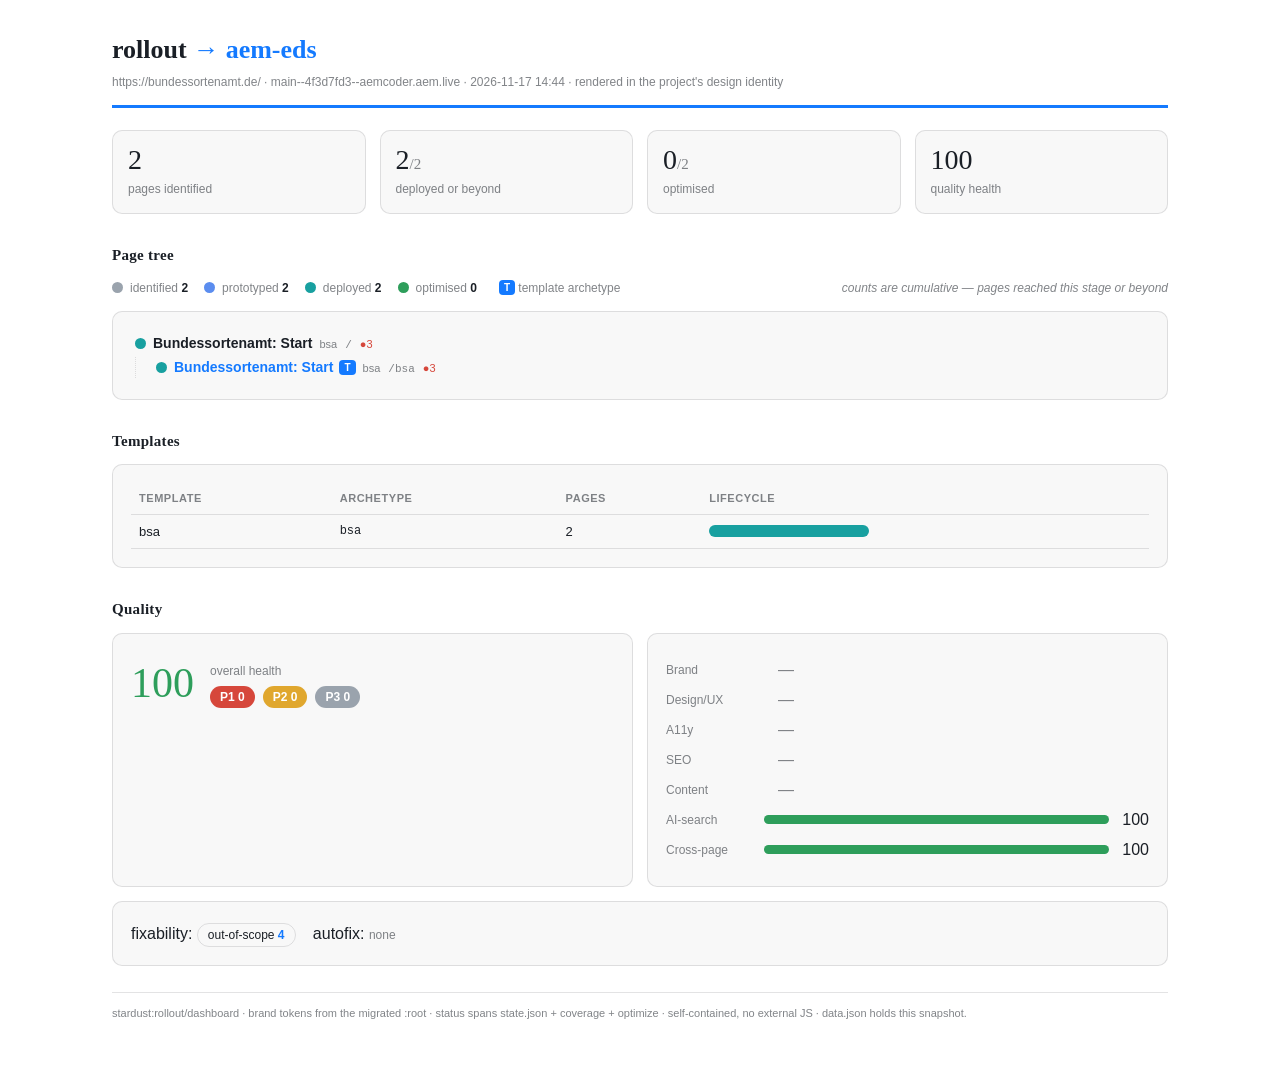
<file: stardust/rollout/dashboard/index.html>
<!doctype html><html lang="en"><head><meta charset="utf-8"><meta name="viewport" content="width=device-width, initial-scale=1">
<title>rollout — https://bundessortenamt.de/</title>
<style>
:root{--bg:#ffffff;--fg:#1a1f26;--accent:#147aff;--heading:Georgia, serif;--body:-apple-system,BlinkMacSystemFont,"Segoe UI",Helvetica,Arial,sans-serif;--radius:10px;--maxw:1100px;
--muted:color-mix(in srgb,var(--fg) 55%,transparent);--line:color-mix(in srgb,var(--fg) 12%,transparent);--card:color-mix(in srgb,var(--fg) 3%,var(--bg))}
*{box-sizing:border-box}body{margin:0;font-family:var(--body);color:var(--fg);background:var(--bg);line-height:1.5}
.wrap{max-width:var(--maxw);margin:0 auto;padding:30px 22px 70px}
header{border-bottom:3px solid var(--accent);padding-bottom:14px;margin-bottom:22px}
h1{font-family:var(--heading);font-size:26px;margin:0}h1 b{color:var(--accent)}
h2{font-family:var(--heading);font-size:15px;letter-spacing:.02em;margin:30px 0 12px}
.sub{color:var(--muted);font-size:12px;margin-top:4px}
.cards{display:grid;grid-template-columns:repeat(4,1fr);gap:14px;margin-bottom:8px}
.card{background:var(--card);border:1px solid var(--line);border-radius:var(--radius);padding:15px}
.card .n{font-family:var(--heading);font-size:28px;line-height:1}.card .l{font-size:12px;color:var(--muted);margin-top:6px}
.panel{background:var(--card);border:1px solid var(--line);border-radius:var(--radius);padding:18px;margin-bottom:14px}
.legend{display:flex;flex-wrap:wrap;gap:16px;margin:2px 0 14px;align-items:center}
.lg{font-size:12px;color:var(--muted)}.lg b{color:var(--fg)}.muted-note{font-style:italic;margin-left:auto}
.dot{display:inline-block;width:11px;height:11px;border-radius:50%;margin-right:7px;vertical-align:-1px}
.dot.folder{background:transparent;border:1.5px solid var(--line)}
.tree{font-size:14px}.tree ul{list-style:none;margin:0;padding-left:20px;border-left:1px dotted var(--line)}
.tree>ul{padding-left:4px;border-left:none}.tree li{margin:3px 0}
.nm{font-weight:600}.nm.is-t{color:var(--accent)}.nm.dir{color:var(--muted);font-weight:600}
.tmpl-badge{display:inline-block;background:var(--accent);color:var(--bg);font-size:10px;font-weight:700;border-radius:4px;padding:0 5px;margin-left:6px;vertical-align:1px}
.tref{font-size:11px;color:var(--muted);margin-left:7px}
.pth{font-size:11px;color:var(--muted);margin-left:8px;font-family:ui-monospace,Menlo,Consolas,monospace}
.fnd{font-size:11px;color:#d6473b;margin-left:8px}
table{width:100%;border-collapse:collapse;font-size:13px}td,th{text-align:left;padding:7px 8px;border-bottom:1px solid var(--line)}
th{font-size:11px;text-transform:uppercase;letter-spacing:.05em;color:var(--muted)}.mono{font-family:ui-monospace,Menlo,Consolas,monospace;font-size:12px}
.stack{display:flex;height:12px;width:160px;border-radius:6px;overflow:hidden;background:color-mix(in srgb,var(--fg) 8%,transparent)}.stack span{display:block}
.grid2{display:grid;grid-template-columns:1fr 1fr;gap:14px}
.gauge{display:flex;align-items:center;gap:16px}.gauge .big{font-family:var(--heading);font-size:42px}
.sev{display:flex;gap:8px;margin-top:6px}.pill{border-radius:20px;padding:2px 10px;font-size:12px;font-weight:600;color:#fff}
.dim{display:flex;align-items:center;gap:10px;margin:6px 0}.dl{width:88px;font-size:12px;color:var(--muted)}.dbar{flex:1;height:9px;background:color-mix(in srgb,var(--fg) 8%,transparent);border-radius:5px;overflow:hidden}.dbar i{display:block;height:100%}.dn{width:30px;text-align:right;font-variant-numeric:tabular-nums}.dn.na{color:var(--muted)}
.chip{display:inline-block;border:1px solid var(--line);border-radius:20px;padding:2px 10px;margin:3px 4px 0 0;font-size:12px}.chip b{color:var(--accent)}
footer{margin-top:26px;color:var(--muted);font-size:11px;border-top:1px solid var(--line);padding-top:12px}
@media(max-width:720px){.cards{grid-template-columns:repeat(2,1fr)}.grid2{grid-template-columns:1fr}}
</style></head><body><div class="wrap">
<header><h1>rollout <b>→ aem-eds</b></h1><div class="sub">https://bundessortenamt.de/ · main--4f3d7fd3--aemcoder.aem.live · 2026-11-17 14:44 · rendered in the project's design identity</div></header>

<div class="cards">
  <div class="card"><div class="n">2</div><div class="l">pages identified</div></div>
  <div class="card"><div class="n">2<span style="font-size:15px;color:var(--muted)">/2</span></div><div class="l">deployed or beyond</div></div>
  <div class="card"><div class="n">0<span style="font-size:15px;color:var(--muted)">/2</span></div><div class="l">optimised</div></div>
  <div class="card"><div class="n">100</div><div class="l">quality health</div></div>
</div>

<h2>Page tree</h2>
<div class="legend"><span class="lg"><i class="dot" style="background:#9aa3ad" title="identified"></i>identified <b>2</b></span><span class="lg"><i class="dot" style="background:#5b8def" title="prototyped"></i>prototyped <b>2</b></span><span class="lg"><i class="dot" style="background:#18a0a0" title="deployed"></i>deployed <b>2</b></span><span class="lg"><i class="dot" style="background:#2e9e5b" title="optimised"></i>optimised <b>0</b></span><span class="lg"><span class="tmpl-badge">T</span> template archetype</span><span class="lg muted-note">counts are cumulative — pages reached this stage or beyond</span></div>
<div class="panel tree"><ul><li class="root"><i class="dot" style="background:#18a0a0" title="deployed"></i><span class="nm">Bundessortenamt: Start</span><span class="tref">bsa</span><span class="pth">/</span><span class="fnd" title="3 open findings">●3</span><ul><li><i class="dot" style="background:#18a0a0" title="deployed"></i><span class="nm is-t">Bundessortenamt: Start</span><span class="tmpl-badge" title="template archetype for bsa">T</span><span class="tref">bsa</span><span class="pth">/bsa</span><span class="fnd" title="3 open findings">●3</span></li></ul></li></ul></div>

<h2>Templates</h2>
<div class="panel"><table><thead><tr><th>template</th><th>archetype</th><th>pages</th><th>lifecycle</th></tr></thead><tbody><tr><td>bsa</td><td class="mono">bsa</td><td>2</td><td><span class="stack"><span style="width:100%;background:#18a0a0" title="deployed: 2"></span></span></td></tr></tbody></table></div>

<h2>Quality</h2>
<div class="grid2">
  <div class="panel"><div class="gauge"><div class="big" style="color:#2e9e5b">100</div><div><div class="sub">overall health</div><div class="sev"><span class="pill" style="background:#d6473b">P1 0</span><span class="pill" style="background:#e0a72e">P2 0</span><span class="pill" style="background:#9aa3ad">P3 0</span></div></div></div><div style="margin-top:12px"></div></div>
  <div class="panel"><div class="dim"><span class="dl">Brand</span><span class="dn na">—</span></div><div class="dim"><span class="dl">Design/UX</span><span class="dn na">—</span></div><div class="dim"><span class="dl">A11y</span><span class="dn na">—</span></div><div class="dim"><span class="dl">SEO</span><span class="dn na">—</span></div><div class="dim"><span class="dl">Content</span><span class="dn na">—</span></div><div class="dim"><span class="dl">AI-search</span><span class="dbar"><i style="width:100%;background:#2e9e5b"></i></span><span class="dn">100</span></div><div class="dim"><span class="dl">Cross-page</span><span class="dbar"><i style="width:100%;background:#2e9e5b"></i></span><span class="dn">100</span></div></div>
</div>
<div class="panel">fixability: <span class="chip">out-of-scope <b>4</b></span> &nbsp; autofix: <span class="sub">none</span></div>

<footer>stardust:rollout/dashboard · brand tokens from the migrated :root · status spans state.json + coverage + optimize · self-contained, no external JS · data.json holds this snapshot.</footer>
</div></body></html>
</file>
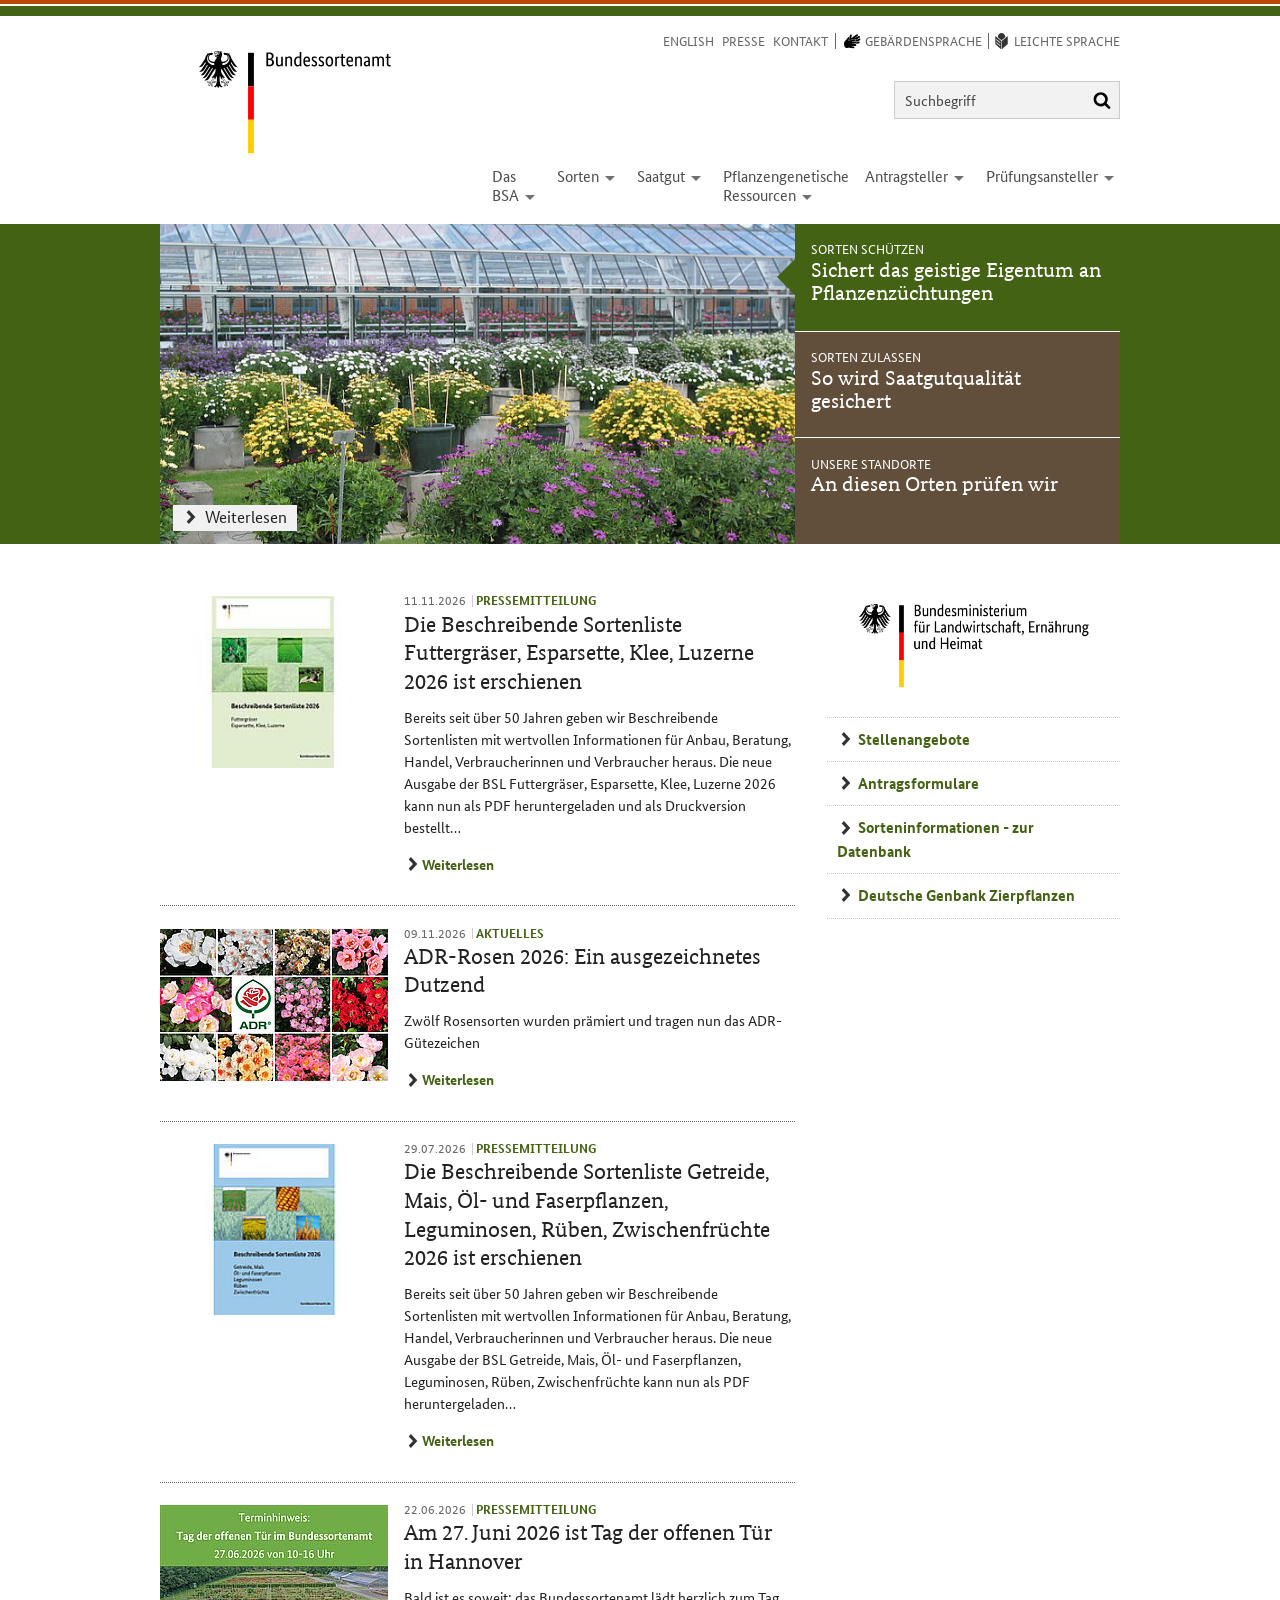
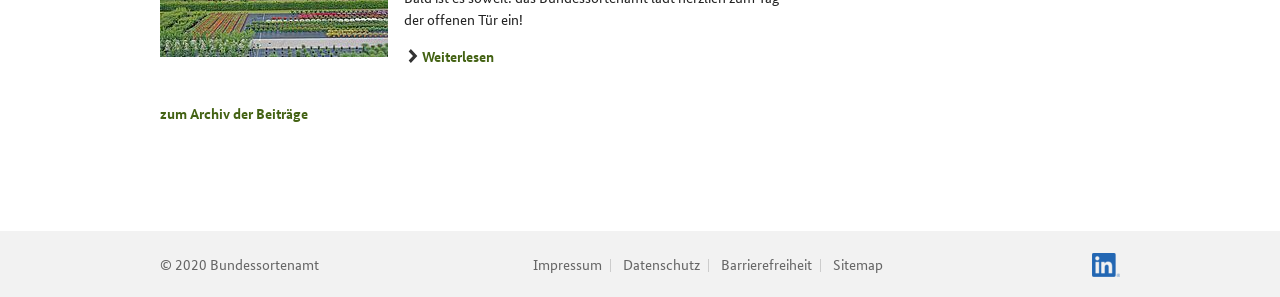
<file: stardust/prototypes/bsa-proposed.html>
<!DOCTYPE html>
<html lang="de" class="js">
<head>
<meta charset="utf-8">
<meta name="viewport" content="width=device-width, initial-scale=1">
<title>Bundessortenamt: Start</title>
<meta name="description" content="Offizielle Internetseite des Bundessortenamtes (BSA); Bundesoberbehörde im Geschäftsbereich des Bundesministeriums für Ernährung und Landwirtschaft">
<link rel="icon" type="image/png" href="assets/favicon.png">
<link rel="stylesheet" href="canon.css">
<link rel="stylesheet" href="bsa.css">
<script src="bsa.js" defer></script>
</head>
<body class="bsa-layout-home">
<div class="bsa-page">
<div class="bsa-container">
<header class="bsa-banner">
<div class="bsa-skiplinks" id="bsa-skiplinks">
<ul>
<li><a class="visuallyhidden focusable" href="#bsa-content">Direkt zum Inhalt (Navigation überspringen)</a></li>
<li><a class="visuallyhidden focusable" href="#bsa-main-navigation">Direkt zur Hauptnavigation</a></li>
<li><a class="visuallyhidden focusable" href="#bsa-footer">Direkt zum Seitenfuß</a></li>
</ul>
</div>
<nav class="bsa-banner__tr bsa-meta-navigation" aria-label="Meta Navigation">
<ul><li class="bsa-meta-navigation__item"><a href="/bsa/en/">English</a></li><li class="bsa-meta-navigation__item"><a href="/bsa/presse-und-oeffentlichkeitsarbeit">Presse</a></li><li class="bsa-meta-navigation__item"><a href="/bsa/das-bsa/wir-ueber-uns/kontakt">Kontakt</a></li><li class="bsa-meta-navigation__item"><a class="bsa-icon bsa-icon--hand" href="/bsa/das-bsa/wir-ueber-uns/gebaerdensprache-video">Gebärdensprache</a></li><li class="bsa-meta-navigation__item"><a class="bsa-icon bsa-icon--book" href="/bsa/das-bsa/wir-ueber-uns/leichte-sprache">Leichte Sprache</a></li></ul>
</nav>
<div class="bsa-logo">
<h1 class="visuallyhidden">Bundessortenamt</h1>
<img class="bsa-logo__image" src="assets/logo-bsa.svg" alt="Logo Bundessortenamt" width="161" height="104">
</div>
<div class="bsa-banner__mr bsa-searchbox" id="bsa-searchbox" role="search">
<form action="https://www.bundessortenamt.de/bsa/suche" method="post">
<input type="hidden" name="tx_indexedsearch_pi2[action]" value="search">
<input type="hidden" name="tx_indexedsearch_pi2[controller]" value="Search">
<input type="hidden" name="tx_indexedsearch_pi2[search][ext]" value="1">
<input type="hidden" name="tx_indexedsearch_pi2[search][results]" value="20">
<input type="hidden" name="tx_indexedsearch_pi2[search][_sections]" value="0">
<input type="hidden" name="tx_indexedsearch_pi2[search][languageUid]" value="-1">
<input type="hidden" name="tx_indexedsearch_pi2[search][defaultOperand]" value="0">
<input type="hidden" name="tx_indexedsearch_pi2[search][sortOrder]" value="rank_flag">
<input type="hidden" name="tx_indexedsearch_pi2[search][searchType]" value="2">
<label><span class="visuallyhidden">Suchbegriff</span> <input type="text" class="bsa-searchbox__input" name="tx_indexedsearch_pi2[search][sword]" placeholder="Suchbegriff"></label>
<button type="submit" class="bsa-searchbox__button bsa-icon bsa-icon--search" name="tx_indexedsearch_pi2[search][submitButton]" value="Suchen"><span class="visuallyhidden">Suchen</span></button>
</form>
</div>
<nav class="bsa-banner__br bsa-main-navigation" role="navigation" aria-label="Hauptnavigation" id="bsa-main-navigation">
    <h3 class="visuallyhidden">Hauptnavigation</h3>
        <ul><li class="bsa-main-navigation__item bsa-main-navigation__item--has-submenu"><a href="/bsa/das-bsa"><span>  Das <br>BSA  </span><button type="button" class="bsa-main-navigation__expand-button"><span class="visuallyhidden">open</span></button></a><div class="bsa-main-navigation__sub"><ul><li class="bsa-main-navigation__sub-item bsa-main-navigation__sub-item--first"><a href="/bsa/das-bsa/wir-ueber-uns">  Wir über uns  </a></li><li class="bsa-main-navigation__sub-item bsa-main-navigation__sub-item--has-submenu"><a href="/bsa/das-bsa/aufgaben">  Aufgaben  </a></li><li class="bsa-main-navigation__sub-item bsa-main-navigation__sub-item--has-submenu"><a href="/bsa/das-bsa/organisation">  Organisation  </a></li><li class="bsa-main-navigation__sub-item"><a href="/bsa/das-bsa/nationale-zusammenarbeit">  Nationale Zusammenarbeit  </a></li><li class="bsa-main-navigation__sub-item bsa-main-navigation__sub-item--has-submenu"><a href="/bsa/das-bsa/internationale-zusammenarbeit">  Internationale Zusammenarbeit  </a></li><li class="bsa-main-navigation__sub-item"><a href="/bsa/das-bsa/rechtliche-grundlagen">  Rechtliche Grundlagen  </a></li><li class="bsa-main-navigation__sub-item"><a href="/bsa/das-bsa/emfa">  Europäisches Medienfreiheitsgesetz  </a></li><li class="bsa-main-navigation__sub-item bsa-main-navigation__sub-item--has-submenu"><a href="/bsa/das-bsa/adressen-anfahrt">  Adressen / Anfahrt  </a></li><li class="bsa-main-navigation__sub-item bsa-main-navigation__sub-item--has-submenu"><a href="/bsa/das-bsa/karriere">  Karriere  </a></li></ul></div></li><li class="bsa-main-navigation__item bsa-main-navigation__item--has-submenu"><a href="/bsa/sorten"><span>  Sorten  </span><button type="button" class="bsa-main-navigation__expand-button"><span class="visuallyhidden">open</span></button></a><div class="bsa-main-navigation__sub"><ul><li class="bsa-main-navigation__sub-item bsa-main-navigation__sub-item--has-submenu"><a href="/bsa/sorten/sortenschutz">  Sortenschutz  </a></li><li class="bsa-main-navigation__sub-item bsa-main-navigation__sub-item--has-submenu"><a href="/bsa/sorten/sortenzulassung">  Sortenzulassung  </a></li><li class="bsa-main-navigation__sub-item bsa-main-navigation__sub-item--has-submenu"><a href="/bsa/sorten/datenbanken">  Sorten-Datenbanken  </a></li><li class="bsa-main-navigation__sub-item"><a href="/bsa/sorten/beschreibung-der-neuzulassungen">  Beschreibung der Neuzulassungen  </a></li><li class="bsa-main-navigation__sub-item bsa-main-navigation__sub-item--has-submenu"><a href="/bsa/sorten/beschreibende-sortenlisten">  Beschreibende Sortenlisten  </a></li><li class="bsa-main-navigation__sub-item bsa-main-navigation__sub-item--has-submenu"><a href="/bsa/sorten/blatt-fuer-sortenwesen">  Blatt für Sortenwesen  </a></li></ul></div></li><li class="bsa-main-navigation__item bsa-main-navigation__item--has-submenu"><a href="/bsa/saatgut"><span>  Saatgut  </span><button type="button" class="bsa-main-navigation__expand-button"><span class="visuallyhidden">open</span></button></a><div class="bsa-main-navigation__sub"><ul><li class="bsa-main-navigation__sub-item bsa-main-navigation__sub-item--has-submenu"><a href="/bsa/saatgut/nationale-angelegenheiten">  Nationale Angelegenheiten  </a></li><li class="bsa-main-navigation__sub-item bsa-main-navigation__sub-item--has-submenu"><a href="/bsa/saatgut/eu-und-internationale-angelegenheiten">  <abbr title="Europäische Union" lang="de">EU</abbr> und Internationale  Angelegenheiten  </a></li><li class="bsa-main-navigation__sub-item bsa-main-navigation__sub-item--has-submenu"><a href="/bsa/saatgut/internationale-projekte">  Internationale Projekte  </a></li><li class="bsa-main-navigation__sub-item bsa-main-navigation__sub-item--has-submenu"><a href="/bsa/saatgut/statistiken-saatguterzeugung">  Statistiken Saatguterzeugung  </a></li><li class="bsa-main-navigation__sub-item"><a href="/bsa/saatgut/ausnahmeregelungen-inverkehrbringen-von-saatgut">  Ausnahmeregelungen Inverkehrbringen von Saatgut  </a></li><li class="bsa-main-navigation__sub-item"><a href="/bsa/saatgut/oekologisches-heterogenes-material">  Regelungen von ökologischem heterogenem Material  </a></li><li class="bsa-main-navigation__sub-item bsa-main-navigation__sub-item--last"><a href="/bsa/saatgut/anmeldung-anerkennungsstellen-und-saatgutverkehrskontrollstellen">  Anmeldung Anerkennungsstellen und Saatgutverkehrskontrollstellen  </a></li></ul></div></li><li class="bsa-main-navigation__item bsa-main-navigation__item--has-submenu"><a href="/bsa/pflanzengenetische-ressourcen"><span>  Pflanzengenetische <br>Ressourcen  </span><button type="button" class="bsa-main-navigation__expand-button"><span class="visuallyhidden">open</span></button></a><div class="bsa-main-navigation__sub"><ul><li class="bsa-main-navigation__sub-item bsa-main-navigation__sub-item--has-submenu"><a href="/bsa/pflanzengenetische-ressourcen/deutsche-genbank-zierpflanzen">  Deutsche Genbank Zierpflanzen  </a></li><li class="bsa-main-navigation__sub-item"><a href="/bsa/pflanzengenetische-ressourcen/deutsche-genbank-obst">  Deutsche Genbank Obst  </a></li><li class="bsa-main-navigation__sub-item bsa-main-navigation__sub-item--last"><a href="/bsa/pflanzengenetische-ressourcen/deutsche-genbank-reben">  Deutsche Genbank Reben  </a></li></ul></div></li><li class="bsa-main-navigation__item bsa-main-navigation__item--has-submenu"><a href="/bsa/antragsteller"><span>  Antrag­steller  </span><button type="button" class="bsa-main-navigation__expand-button"><span class="visuallyhidden">open</span></button></a><div class="bsa-main-navigation__sub"><ul><li class="bsa-main-navigation__sub-item bsa-main-navigation__sub-item--first"><a href="/bsa/antragsteller/wichtige-bekanntmachungen">  Wichtige Bekanntmachungen  </a></li><li class="bsa-main-navigation__sub-item"><a href="/bsa/antragsteller/antrags-und-vorlagetermine">  Antrags- und Vorlagetermine  </a></li><li class="bsa-main-navigation__sub-item bsa-main-navigation__sub-item--has-submenu"><a href="/bsa/antragsteller/antragsformulare">  Antragsformulare  </a></li><li class="bsa-main-navigation__sub-item"><a href="/bsa/antragsteller/sonstige-formulare">  Sonstige Formulare  </a></li><li class="bsa-main-navigation__sub-item"><a href="/bsa/antragsteller/hinweise-antragsteller">  Hinweise Antragsteller  </a></li><li class="bsa-main-navigation__sub-item"><a href="/bsa/antragsteller/gebuehren">  Gebühren  </a></li><li class="bsa-main-navigation__sub-item"><a href="/bsa/antragsteller/berichte-der-wertpruefung">  Berichte der Wertprüfung  </a></li><li class="bsa-main-navigation__sub-item"><a href="/bsa/antragsteller/schutz-und-zulassungsurkunden">  Schutz- und Zulassungsurkunden  </a></li><li class="bsa-main-navigation__sub-item bsa-main-navigation__sub-item--has-submenu"><a href="/bsa/antragsteller/eignungspruefung-fuer-rasengraeser">  Eignungsprüfung für Rasengräser  </a></li><li class="bsa-main-navigation__sub-item bsa-main-navigation__sub-item--has-submenu"><a href="/bsa/antragsteller/vordrucke-oecd-saatgutsysteme">  Vordrucke <abbr title="Organisation for Economic Co-operation and Development" lang="en">OECD</abbr>-Saatgutsysteme  </a></li><li class="bsa-main-navigation__sub-item bsa-main-navigation__sub-item--last"><a href="/bsa/antragsteller/zugang-zu-nachkontrollergebnissen">  Zugang zu Nachkontrollergebnissen  </a></li></ul></div></li><li class="bsa-main-navigation__item bsa-main-navigation__item--has-submenu"><a href="/bsa/pruefungsansteller"><span>  Prüfungs­ansteller  </span><button type="button" class="bsa-main-navigation__expand-button"><span class="visuallyhidden">open</span></button></a><div class="bsa-main-navigation__sub"><ul><li class="bsa-main-navigation__sub-item bsa-main-navigation__sub-item--first"><a href="/bsa/pruefungsansteller/anbaulisten">  Anbaulisten, Übersichten, Rundschreiben, Verrechnungssorten  </a></li><li class="bsa-main-navigation__sub-item"><a href="/bsa/pruefungsansteller/berichte-der-wertpruefung">  Berichte der Wertprüfung  </a></li><li class="bsa-main-navigation__sub-item bsa-main-navigation__sub-item--has-submenu"><a href="/bsa/pruefungsansteller/piaf">  <abbr title="Planungs-, Informations- und Auswertungssytem für Feldversuche" lang="de">PIAF</abbr>  </a></li><li class="bsa-main-navigation__sub-item bsa-main-navigation__sub-item--has-submenu"><a href="/bsa/pruefungsansteller/richtlinien">  Richtlinien  </a></li><li class="bsa-main-navigation__sub-item bsa-main-navigation__sub-item--last"><a href="/bsa/pruefungsansteller/formulare">  Formulare  </a></li></ul></div></li><li class="bsa-main-navigation__item bsa-main-navigation__item--meta"><a href="/bsa/en/" title="english website" lang="en">English</a></li><li class="bsa-main-navigation__item bsa-main-navigation__item--meta"><a href="/bsa/suche">Suchen</a></li><li class="bsa-main-navigation__item bsa-main-navigation__item--meta"><a href="/bsa/presse-und-oeffentlichkeitsarbeit">Presse</a></li><li class="bsa-main-navigation__item bsa-main-navigation__item--meta"><a href="/bsa/das-bsa/wir-ueber-uns/kontakt">Kontakt</a></li><li class="bsa-main-navigation__item bsa-main-navigation__item--meta"><a href="/bsa/das-bsa/wir-ueber-uns/gebaerdensprache-video" class="bsa-icon bsa-icon--hand">Gebärdensprache</a></li><li class="bsa-main-navigation__item bsa-main-navigation__item--meta"><a href="/bsa/das-bsa/wir-ueber-uns/leichte-sprache" class="bsa-icon bsa-icon--book">Leichte Sprache</a></li></ul>
</nav>
</header>
</div>
<section class="bsa-area bsa-area--highlight">
<h2 class="visuallyhidden">Top Meldungen</h2>
<div class="bsa-container">
<div class="bsa-stage bsa-stage--big" id="bsa-stage">
<ul class="bsa-stage__tabs" role="tablist">
<li class="bsa-stage__tab bsa-stage--active" role="tab" tabindex="0" aria-selected="true" aria-controls="bsa-stage--panel-1"><span class="bsa-stage__label" id="bsa-stage--label-1"><em>Sorten schützen</em><span class="visuallyhidden">-</span>Sichert das geistige Eigentum an Pflanzenzüchtungen</span></li>
<li class="bsa-stage__tab" role="tab" tabindex="-1" aria-selected="false" aria-controls="bsa-stage--panel-2"><span class="bsa-stage__label" id="bsa-stage--label-2"><em>Sorten zulassen</em><span class="visuallyhidden">-</span>So wird Saatgutqualität gesichert</span></li>
<li class="bsa-stage__tab" role="tab" tabindex="-1" aria-selected="false" aria-controls="bsa-stage--panel-3"><span class="bsa-stage__label" id="bsa-stage--label-3"><em>Unsere Standorte</em><span class="visuallyhidden">-</span>An diesen Orten prüfen wir</span></li>
</ul>
<div class="bsa-stage__panel" id="bsa-stage--panel-1" role="tabpanel" aria-labelledby="bsa-stage--label-1"><a href="/bsa/sorten/sortenschutz"><img class="bsa-stage__image" src="assets/csm_Sortenschutz_Zierpflanzen_e3c98c3ee5.jpg" alt="Pflanzen aus der Registerprüfung der Beet- und Balkonpflanzen in Hannover"><span class="bsa-stage__box"><span class="bsa-stage__link bsa-icon bsa-icon--arrow-right">Weiterlesen</span></span></a></div>
<div class="bsa-stage__panel hidden" id="bsa-stage--panel-2" role="tabpanel" aria-labelledby="bsa-stage--label-2"><a href="/bsa/sorten/sortenzulassung" tabindex="-1"><img class="bsa-stage__image" src="assets/csm_Buehne_Getreidefeld_reif_7b02d50ef7.jpg" alt="Reifes Getreidefeld"><span class="bsa-stage__box"><span class="bsa-stage__link bsa-icon bsa-icon--arrow-right">Weiterlesen</span></span></a></div>
<div class="bsa-stage__panel hidden" id="bsa-stage--panel-3" role="tabpanel" aria-labelledby="bsa-stage--label-3"><a href="/bsa/das-bsa/adressen-anfahrt" tabindex="-1"><img class="bsa-stage__image" src="assets/csm_hasloch-trecker_4408f54a76.jpg" alt="Aussaat an der Prüfstelle Hassloch"><span class="bsa-stage__box"><span class="bsa-stage__link bsa-icon bsa-icon--arrow-right">Weiterlesen</span></span></a></div>
</div>
</div>
</section>
<div class="bsa-container">
<main class="bsa-content bsa-content-container" id="bsa-content">
<div class="frame news">
<article class="bsa-teaser bsa-teaser--with-image"><a class="bsa-teaser__link" href="/bsa/aktuell/die-beschreibende-sortenliste-futtergraeser-esparsette-klee-luzerne-2026-ist-erschienen"><img class="bsa-teaser__image" src="assets/csm_bsl_futtergraeser_deckblatt_2026_ede6e10b42.jpg" alt=""><footer class="bsa-teaser__footer"><p class="bsa-teaser__meta bsa-teaser__meta--date"><time datetime="2026-11-11">11.11.2026</time></p>
<p class="bsa-teaser__meta bsa-teaser__meta--category">Pressemitteilung</p></footer><header class="bsa-teaser__header"><h3>Die Beschreibende Sortenliste Futtergräser, Esparsette, Klee, Luzerne 2026 ist erschienen</h3></header><div class="bsa-teaser__text"><p>Bereits seit über 50 Jahren geben wir Beschreibende Sortenlisten mit wertvollen Informationen für Anbau, Beratung, Handel, Verbraucherinnen und Verbraucher heraus. Die neue Ausgabe der BSL Futtergräser, Esparsette, Klee, Luzerne 2026 kann nun als PDF heruntergeladen und als Druckversion bestellt…</p><p class="bsa-icon bsa-icon--arrow-right bsa-read-more-link">Weiterlesen</p></div></a></article>
<article class="bsa-teaser bsa-teaser--with-image"><a class="bsa-teaser__link" href="/bsa/aktuell/adr-rosen-2026-ein-ausgezeichnetes-dutzend"><img class="bsa-teaser__image" src="assets/csm_ADR_Rosen_2026_b4b75c655a.jpg" alt=""><footer class="bsa-teaser__footer"><p class="bsa-teaser__meta bsa-teaser__meta--date"><time datetime="2026-11-09">09.11.2026</time></p>
<p class="bsa-teaser__meta bsa-teaser__meta--category">Aktuelles</p></footer><header class="bsa-teaser__header"><h3>ADR-Rosen 2026: Ein ausgezeichnetes Dutzend</h3></header><div class="bsa-teaser__text"><p>Zwölf Rosensorten wurden prämiert und tragen nun das ADR-Gütezeichen</p><p class="bsa-icon bsa-icon--arrow-right bsa-read-more-link">Weiterlesen</p></div></a></article>
<article class="bsa-teaser bsa-teaser--with-image"><a class="bsa-teaser__link" href="/bsa/aktuell/die-beschreibende-sortenliste-getreide-mais-oel-und-faserpflanzen-leguminosen-rueben-zwischenfruechte-2026-ist-erschienen"><img class="bsa-teaser__image" src="assets/csm_BSL_Getreide_2026_Deckblatt_893a699c00.jpg" alt=""><footer class="bsa-teaser__footer"><p class="bsa-teaser__meta bsa-teaser__meta--date"><time datetime="2026-07-29">29.07.2026</time></p>
<p class="bsa-teaser__meta bsa-teaser__meta--category">Pressemitteilung</p></footer><header class="bsa-teaser__header"><h3>Die Beschreibende Sortenliste Getreide, Mais, Öl- und Faserpflanzen, Leguminosen, Rüben, Zwischenfrüchte 2026 ist erschienen</h3></header><div class="bsa-teaser__text"><p>Bereits seit über 50 Jahren geben wir Beschreibende Sortenlisten mit wertvollen Informationen für Anbau, Beratung, Handel, Verbraucherinnen und Verbraucher heraus. Die neue Ausgabe der BSL Getreide, Mais, Öl- und Faserpflanzen, Leguminosen, Rüben, Zwischenfrüchte kann nun als PDF heruntergeladen…</p><p class="bsa-icon bsa-icon--arrow-right bsa-read-more-link">Weiterlesen</p></div></a></article>
<article class="bsa-teaser bsa-teaser--with-image"><a class="bsa-teaser__link" href="/bsa/aktuell/am-27-juni-2026-ist-tag-der-offenen-tuer-in-hannover"><img class="bsa-teaser__image" src="assets/csm_20260627_TDOT_Termin_27619de047.jpg" alt=""><footer class="bsa-teaser__footer"><p class="bsa-teaser__meta bsa-teaser__meta--date"><time datetime="2026-06-22">22.06.2026</time></p>
<p class="bsa-teaser__meta bsa-teaser__meta--category">Pressemitteilung</p></footer><header class="bsa-teaser__header"><h3>Am 27. Juni 2026 ist Tag der offenen Tür in Hannover</h3></header><div class="bsa-teaser__text"><p>Bald ist es soweit: das Bundessortenamt lädt herzlich zum Tag der offenen Tür ein!</p><p class="bsa-icon bsa-icon--arrow-right bsa-read-more-link">Weiterlesen</p></div></a></article>

</div>
<div class="frame ce-bodytext">
<p><a href="/bsa/presse-und-oeffentlichkeitsarbeit/pressemitteilungen">zum Archiv der Beiträge</a></p>
</div>
</main>
<aside class="bsa-marginal">
<div class="bsa-logo-footer"><a href="https://www.bmel.de"><img src="assets/logo-bmleh.png" alt="Bundesministerium für Landwirtschaft, Ernährung und Heimat" width="4109" height="2000"></a></div>
<nav class="bsa-shortcut-links" aria-label="Schnellzugriff">
<h2 class="visuallyhidden">Schnellzugriff</h2>
<ul>
<li class="bsa-shortcut-link"><a class="bsa-icon bsa-icon--arrow-right bsa-read-more-link" href="/bsa/das-bsa/karriere"> <span>Stellenangebote</span> </a></li>
<li class="bsa-shortcut-link"><a class="bsa-icon bsa-icon--arrow-right bsa-read-more-link" href="/bsa/form-sz"> <span>Antragsformulare</span> </a></li>
<li class="bsa-shortcut-link"><a class="bsa-icon bsa-icon--arrow-right bsa-read-more-link" href="/bsa/sorten/datenbanken"> <span>Sorteninformationen - zur Datenbank</span> </a></li>
<li class="bsa-shortcut-link"><a class="bsa-icon bsa-icon--arrow-right bsa-read-more-link" href="/bsa/pflanzengenetische-ressourcen/deutsche-genbank-zierpflanzen/datenbanken-deutsche-genbank-zierpflanzen"> <span>Deutsche Genbank Zierpflanzen</span> </a></li>
</ul>
</nav>
</aside>
</div>
<footer class="bsa-footer bsa-area" id="bsa-footer">
<div class="bsa-container footer-flex">
<small class="bsa-footer__col bsa-footer__col--a footer-reset">© 2020 Bundessortenamt</small>
<nav class="bsa-footer-navigation" id="bsa-footer-navigation" aria-label="Fußnavigation">
<ul><li class="bsa-footer-navigation__item"><a href="/bsa/impressum">Impressum</a></li><li class="bsa-footer-navigation__item"><a href="/bsa/datenschutz">Datenschutz</a></li><li class="bsa-footer-navigation__item"><a href="/bsa/barrierefreiheit">Barrierefreiheit</a></li><li class="bsa-footer-navigation__item"><a href="/bsa/sitemap">Sitemap</a></li></ul>
</nav>
<div class="bsa-footer__col bsa-footer__col--c footer-reset"><a href="https://www.linkedin.com/company/bundessortenamt/"><img src="assets/csm_LI-In-Bug_19170b81c9.png" alt="LinkedIn" width="28" height="24"></a></div>
</div>
</footer>
</div>
</body>
</html>
</file>
<file: stardust/prototypes/canon.css>
/* Bundessortenamt — shared canon (base, header, footer). Values lifted from
   stardust/current/assets/css/full.css; see stardust/replica/progress.json. */

@font-face { font-family: BundesSansWeb; src: url(fonts/BundesSansWeb-Regular.woff) format("woff"); font-weight: 400; font-style: normal; font-display: swap; }
@font-face { font-family: BundesSansWeb; src: url(fonts/BundesSansWeb-Italic.woff) format("woff"); font-weight: 400; font-style: italic; font-display: swap; }
@font-face { font-family: BundesSansWeb; src: url(fonts/BundesSansWeb-Bold.woff) format("woff"); font-weight: 700; font-style: normal; font-display: swap; }
@font-face { font-family: BundesSansWeb; src: url(fonts/BundesSansWeb-BoldItalic.woff) format("woff"); font-weight: 700; font-style: italic; font-display: swap; }
@font-face { font-family: BundesSerifWeb; src: url(fonts/BundesSerifWeb-Regular.woff) format("woff"); font-weight: 400; font-style: normal; font-display: swap; }

:root {
  --bsa-green: #436213;
  --bsa-text: #222;
  --bsa-nav-text: #4c4c4c;
  --bsa-muted: #666;
  --bsa-border: #ccc;
  --bsa-surface: #f2f2f2;
  --bsa-panel: #614f3c;
  --bsa-orange: #b94800;
  --bsa-focus: #add8e6;
  --bsa-sans: BundesSansWeb, Helvetica, Arial, sans-serif;
  --bsa-serif: BundesSerifWeb, Georgia, "Times New Roman", serif;
}

html {
  box-sizing: border-box;
  font-family: var(--bsa-sans);
  font-size: 13.5px;
  line-height: 1.46667;
  color: var(--bsa-text);
  overflow-y: scroll;
  text-rendering: optimizeLegibility;
  -webkit-font-smoothing: antialiased;
  -webkit-text-size-adjust: 100%;
}

@media (min-width: 768px) {
  html { font-size: 15px; }
}

*, ::before, ::after { box-sizing: inherit; }

body { margin: 0; }

img { border: 0; vertical-align: middle; }

a { background: transparent; }

dl, ol, p, ul { margin: 0.3em 0 0.5em; }

h1, h2, h3, h4 {
  font-family: var(--bsa-serif);
  font-weight: 400;
  line-height: 1.3;
  margin: 1em 0 0.3em;
  text-align: left;
}

h1 { font-size: 2em; line-height: 1; }
h2 { font-size: 1.73333rem; line-height: 1.1; }
h3 { font-size: 22px; }

button, input { font-family: inherit; font-size: 100%; line-height: normal; margin: 0; }
button { text-transform: none; cursor: pointer; }

.visuallyhidden {
  border: 0;
  clip: rect(0 0 0 0);
  height: 1px;
  margin: -1px;
  overflow: hidden;
  padding: 0;
  position: absolute;
  width: 1px;
}

.hidden { display: none !important; }

.visuallyhidden.focusable:focus,
.visuallyhidden.focusable:active {
  position: static;
  width: auto;
  height: auto;
  margin: 0;
  overflow: visible;
  clip: auto;
}

.bsa-skiplinks {
  position: fixed;
  top: 0;
  left: 0;
  z-index: 10;
  font-size: 16px;
}

.bsa-skiplinks ul { margin: 0; padding: 0; list-style: none; }

.bsa-banner .bsa-skiplinks a {
  display: block;
  min-width: 40%;
  margin: -40px 0 0;
  padding: 10px 20px;
  background: #373737;
  color: #fff;
  text-decoration: none;
  transition: margin 0.5s ease-out, background 0.5s linear;
}

.bsa-banner .bsa-skiplinks a:focus { background: var(--bsa-text); margin-top: 0; }

/* page frame: 4px orange rule, 2px gap, 10px green rule */
.bsa-page { font-size: 15px; border-top: 4px solid var(--bsa-orange); }

.bsa-page::before {
  content: "";
  display: block;
  margin-top: 2px;
  border-top: 10px solid var(--bsa-green);
}

.bsa-container {
  clear: both;
  max-width: 1000px;
  margin-left: auto;
  margin-right: auto;
  padding: 0 20px;
}

.bsa-container::after { content: " "; display: block; clear: both; }

.bsa-area {
  clear: both;
  float: left;
  width: 100%;
}

.bsa--defocused { display: none; }

/* sprite icons */
.bsa-icon { display: inline-block; text-align: center; }

.bsa-icon::before {
  content: "";
  position: relative;
  top: -2px;
  display: inline-block;
  vertical-align: middle;
  background-image: url(assets/svg-sprite-sprite.svg);
  background-size: 286px 266px;
}

.bsa-icon--arrow-right::before { background-position: -54px -54px; width: 18px; height: 18px; }
.bsa-icon--search::before { background-position: -268px -248px; width: 18px; height: 18px; }
.bsa-icon--book::before { background-position: -108px -108px; width: 20px; height: 16px; }
.bsa-icon--hand::before { background-position: -205px -196px; width: 27px; height: 16px; }

.bsa-read-more-link { color: var(--bsa-green); font-weight: 700; }

/* ---------- header ---------- */
.bsa-banner {
  position: relative;
  float: left;
  width: 100%;
}

.bsa-banner ul { margin: 0; padding: 0; list-style: none; }
.bsa-banner a { color: inherit; text-decoration: none; }

.bsa-meta-navigation {
  position: absolute;
  top: 0;
  right: 0;
  margin-top: 18px;
  margin-right: -2px;
  text-align: right;
  font-size: 13px;
  line-height: 1;
  text-transform: uppercase;
  color: var(--bsa-muted);
}

.bsa-meta-navigation__item {
  display: inline-block;
  margin-right: -4px;
  text-align: left;
  vertical-align: top;
}

.bsa-meta-navigation__item a {
  display: block;
  margin-top: -18px;
  padding: 18px 6px;
  text-align: right;
}

.bsa-meta-navigation__item a:hover,
.bsa-meta-navigation__item a:focus {
  color: #000;
  background: var(--bsa-surface);
  text-decoration: underline;
}

.bsa-meta-navigation__item a.bsa-icon--hand { padding-left: 0; margin-left: 6px; padding-bottom: 13px; }
.bsa-meta-navigation__item a.bsa-icon--book { padding-left: 0; margin-left: 5px; padding-bottom: 13px; }

.bsa-meta-navigation__item a.bsa-icon--hand::before,
.bsa-meta-navigation__item a.bsa-icon--book::before {
  margin-left: -1px;
  padding-left: 5px;
  border-left: 1px solid var(--bsa-muted);
}

.bsa-meta-navigation__item a.bsa-icon--hand::before { padding-right: 24px; }
.bsa-meta-navigation__item a.bsa-icon--book::before { padding-right: 20px; }

.bsa-logo {
  display: inline-block;
  width: 28.125%;
  min-width: 180px;
  max-width: 270px;
  min-height: 110px;
  max-height: 165px;
  margin-bottom: 1em;
}

.bsa-logo h1 { margin: 0; }
.bsa-logo__image { width: 100%; height: auto; }

.bsa-searchbox {
  display: none;
  background: var(--bsa-surface);
  border: 1px solid var(--bsa-border);
}

.bsa-searchbox form { margin: 0; }

.bsa-searchbox__input {
  width: 190px;
  height: 35px;
  margin-right: -4px;
  padding: 0 10px;
  border: 0;
  background: transparent;
}

.bsa-searchbox__input::placeholder { color: #474747; }

.bsa-searchbox__input:focus {
  border: 1px solid #5e7d2e;
  outline: 1px solid #5e7d2e;
  background-color: #fff;
  color: var(--bsa-text);
}

.bsa-searchbox__button {
  width: 35px;
  height: 35px;
  border: 0;
  background: transparent;
}

.bsa-main-navigation { font-size: 16px; line-height: 1.2; }
.bsa-main-navigation em { font-style: normal; }
.bsa-main-navigation__sub { display: none; }
.bsa-main-navigation__item--open .bsa-main-navigation__sub { display: block; }

.bsa-main-navigation__expand-button::after {
  content: "";
  border: 5px solid transparent;
  border-top-color: inherit;
}

.bsa-main-navigation__toggle-button {
  position: absolute;
  top: 44px;
  right: 0;
  min-width: 42px;
  min-height: 42px;
  padding: 0 13px;
  background: #fff;
  border: 1px solid var(--bsa-border);
  border-radius: 3px;
  font-weight: 700;
}

.bsa-main-navigation__toggle-button:hover,
.bsa-main-navigation__toggle-button:focus { background: var(--bsa-surface); }
.bsa-main-navigation__toggle-button::after { content: "Menü \00a0\2630"; }

@media (max-width: 767px) {
  .bsa-meta-navigation { display: none; }
  .bsa-main-navigation { margin: 0 -20px; }
  .bsa-main-navigation br { display: none; }

  .bsa-main-navigation__item > a,
  .bsa-main-navigation__sub-item > a {
    position: relative;
    display: block;
    padding: 10px 20px 14px;
    border-style: solid;
    border-color: var(--bsa-border);
    border-width: 1px 0;
    color: var(--bsa-text);
  }

  .bsa-main-navigation__item + .bsa-main-navigation__item > a,
  .bsa-main-navigation__sub-item:first-child > a { border-top: 0; }

  .bsa-main-navigation__item--meta { font-family: var(--bsa-sans); }

  .bsa-main-navigation__item--meta > a {
    background: #efefef;
    padding: 6px 20px 8px;
    font-size: 14px;
  }

  .bsa-main-navigation__expand-button {
    position: absolute;
    top: 0;
    right: 0;
    z-index: 2;
    display: block;
    width: 42px;
    height: 100%;
    background: transparent;
    border: 0;
    border-left: 1px solid var(--bsa-border);
    color: var(--bsa-muted);
  }

  .bsa-main-navigation__expand-button::after { position: absolute; top: 20px; left: 16px; }

  .bsa-main-navigation__item--open .bsa-main-navigation__expand-button {
    height: 102%;
    background: var(--bsa-surface);
    border-bottom: 1px solid var(--bsa-surface);
  }

  .bsa-main-navigation__sub { background-color: #eee; }

  .bsa-main-navigation__sub-item > a {
    background: var(--bsa-surface);
    padding-left: 40px;
    border-left: 4px solid var(--bsa-border);
  }
}

@media (min-width: 768px) {
  .bsa-banner__mr { position: absolute; top: 65px; right: 0; }
  .bsa-banner__br { position: absolute; bottom: 0; right: 0; }
  .bsa-searchbox { display: block; }

  .bsa-main-navigation {
    position: relative;
    z-index: 3;
    margin-top: -40px;
    margin-right: -8px;
    color: var(--bsa-nav-text);
    text-align: right;
  }

  .bsa-main-navigation__item {
    position: relative;
    display: inline-block;
    text-align: left;
    vertical-align: top;
  }

  .bsa-main-navigation__item > a {
    display: block;
    height: 68px;
    padding: 10px 8px 20px;
  }

  .bsa-main-navigation__item > a > span { display: inline; margin-right: -4px; }
  .bsa-main-navigation__item > a:hover,
  .bsa-main-navigation__item > a:focus { text-decoration: underline; }

  .bsa-main-navigation__item--has-submenu:hover > a::after,
  .bsa-main-navigation__item--open > a::after {
    content: "";
    position: absolute;
    bottom: 0;
    left: 50%;
    display: block;
    margin-left: -10px;
    margin-bottom: -20px;
    border: 10px solid transparent;
    border-top-color: #fff;
  }

  .bsa-main-navigation__item--meta { display: none; }

  .bsa-main-navigation__expand-button {
    display: inline-block;
    vertical-align: middle;
    background: transparent;
    border: 0;
    color: inherit;
    opacity: 0.8;
  }

  .bsa-main-navigation__expand-button::after { display: inline-block; vertical-align: middle; }
  .bsa-main-navigation__expand-button:hover { background: transparent; cursor: default; }

  .bsa-main-navigation__sub {
    position: absolute;
    top: 100%;
    left: 50%;
    width: 240px;
    margin: 0 0 0 -120px;
    padding: 20px 0 0;
  }

  .bsa-main-navigation__sub ul {
    padding: 10px 4px;
    font-size: 15px;
    background: #fff;
    border: 1px solid var(--bsa-border);
    box-shadow: 0 2px 3px rgb(0 0 0 / 10%), 10px 20px 30px 10px rgb(50 50 50 / 40%);
  }

  .bsa-main-navigation__item:hover .bsa-main-navigation__sub { display: block; }

  .bsa-main-navigation__sub-item > a { display: block; padding: 5px 5px 7px 10px; }

  .bsa-main-navigation__sub-item > a:hover,
  .bsa-main-navigation__sub-item > a:focus {
    background: var(--bsa-green);
    color: #fff;
  }
}

/* ---------- footer ---------- */
.bsa-footer {
  clear: both;
  float: left;
  width: 100%;
  margin-top: 100px;
  padding: 20px 0;
  color: var(--bsa-muted);
  background: var(--bsa-surface);
}

.bsa-footer small { font-size: inherit; }
.bsa-footer a { color: inherit; text-decoration: none; }

.bsa-footer .footer-flex {
  display: flex;
  flex-wrap: wrap;
  gap: 1rem;
  align-items: center;
  justify-content: space-between;
}

.bsa-footer .footer-flex::after { display: none; }

.bsa-footer__col { display: block; margin-bottom: 10px; }
.bsa-footer .footer-reset { width: auto; margin: 0; }

.bsa-footer-navigation ul { margin: 0; padding: 0; list-style: none; }

.bsa-footer-navigation__item { display: inline-block; margin-right: -4px; }

.bsa-footer-navigation__item a {
  display: inline-block;
  margin: -20px 0;
  padding: 10px 0;
}

.bsa-footer-navigation__item a:hover,
.bsa-footer-navigation__item a:focus {
  color: var(--bsa-green);
  text-decoration: underline;
}

.bsa-footer-navigation__item + .bsa-footer-navigation__item::before {
  content: "";
  display: inline-block;
  vertical-align: middle;
  height: 0.9em;
  margin: -2px 12px 0;
  border-left: 1px solid var(--bsa-border);
}

@media (min-width: 768px) {
  .bsa-footer__col { float: left; width: 32.2034%; margin-right: 1.6949%; }
  .bsa-footer__col--c { float: right; width: 32.2034%; margin-right: 0; }
}
</file>
<file: stardust/prototypes/bsa.css>
/* Bundessortenamt home (landing) — stage, news teasers, sidebar.
   Values lifted from stardust/current/assets/css/full.css. */

/* ---------- stage (hero) ---------- */
.bsa-area--highlight { background: var(--bsa-green); margin-bottom: 2em; }

@media (max-width: 959px) {
  .bsa-area--highlight .bsa-container { padding: 0; }
}

.bsa-stage {
  position: relative;
  z-index: 2;
  line-height: 1.1;
  font-family: var(--bsa-serif);
  color: #fff;
}

.bsa-stage ul { margin: 0; padding: 0; list-style: none; }
.bsa-stage a { color: inherit; text-decoration: none; }
.bsa-stage em { font-style: normal; }

.bsa-stage__tabs { display: block; }

.bsa-stage__tab {
  list-style: none;
  position: relative;
  padding-right: 47px;
  background: var(--bsa-panel);
}

.bsa-stage__tab:hover,
.bsa-stage__tab:focus,
.bsa-stage__tab.bsa-stage--active {
  cursor: pointer;
  background: var(--bsa-green);
}

.bsa-stage__tab:focus { outline: 0; box-shadow: 0 0 3px 2px var(--bsa-focus); z-index: 3; }

.bsa-stage__tab::after {
  content: "";
  position: absolute;
  top: 50%;
  right: 15px;
  display: block;
  width: 15px;
  height: 15px;
  margin-top: -10px;
  border: 0 solid #fff;
  border-right-width: 1px;
  border-bottom-width: 1px;
  transform: rotate(-45deg);
  transform-origin: 66.66% 66.66%;
  transition: transform 0.3s ease-out;
}

.bsa-stage__tab.bsa-stage--active::after { transform: rotate(45deg); }

.bsa-stage__label {
  display: block;
  margin: 0;
  padding: 15px 10px;
  color: #fff;
  border-top: 1px solid #fff;
}

.bsa-stage__tab:first-child .bsa-stage__label { border-top: 0; }

.bsa-stage__label em {
  display: block;
  font-family: var(--bsa-sans);
  font-size: 0.6em;
  line-height: 1.4;
  text-transform: uppercase;
}

.bsa-stage__panel {
  position: relative;
  overflow: hidden;
  padding-bottom: 50%;
  transition: padding-bottom 0.3s ease-out;
}

.bsa-stage__panel.hidden { display: block !important; padding-bottom: 0; }

.bsa-stage__image {
  position: absolute;
  top: 0;
  left: 0;
  right: 0;
  width: 100%;
  height: auto;
}

.bsa-stage__box {
  position: absolute;
  left: 0;
  bottom: 0;
  display: block;
  max-width: 60%;
  margin: 0 0 2% 2%;
  padding: 0 1.5%;
  background-color: #f1f1f1;
  font-family: var(--bsa-sans);
  font-size: 0.8em;
  color: var(--bsa-text);
}

.bsa-stage__link {
  display: inline-block;
  margin-top: 0;
  padding: 3px 0;
  color: var(--bsa-text);
  background-color: #f1f1f1;
}

.bsa-stage__link::before { margin-right: 5px; }

a:hover .bsa-stage__link,
a:focus .bsa-stage__link { text-decoration: underline; }

/* desktop: image left (66%), three stacked tabs right (34%) */
.bsa-stage--big {
  font-size: 2vw;
  padding: 0 0 33.333%;
}

.bsa-stage--big .bsa-stage__panel {
  position: absolute;
  top: 0;
  left: 0;
  bottom: 0;
  z-index: 0;
  width: 66.1017%;
  padding-bottom: 0;
}

.bsa-stage--big .bsa-stage__panel a {
  position: absolute;
  inset: 0;
}

.bsa-stage--big .bsa-stage__tabs {
  position: absolute;
  top: 0;
  right: 0;
  bottom: 0;
  z-index: 6;
  width: 33.8983%;
}

.bsa-stage--big .bsa-stage__tab {
  position: relative;
  z-index: 2;
  display: block;
  padding-bottom: 32.7684%;
}

.bsa-stage--big .bsa-stage__tab::after { display: none; }

.bsa-stage--big .bsa-stage__tab.bsa-stage--active::before {
  content: "";
  position: absolute;
  top: 50%;
  left: 0;
  display: block;
  margin-top: -18px;
  margin-left: -36px;
  border: 18px solid transparent;
  border-right-color: var(--bsa-green);
}

.bsa-stage--big .bsa-stage__label {
  position: absolute;
  inset: 0;
  z-index: 6;
  padding: 5%;
}

@media (min-width: 1025px) {
  .bsa-stage--big { font-size: 21px; }
}

/* ---------- content + sidebar ---------- */
.bsa-content-container { clear: both; }

.ce-bodytext a {
  font-weight: 700;
  text-align: left;
  color: var(--bsa-green);
  text-decoration: none;
}

.ce-bodytext a:hover,
.ce-bodytext a:focus { color: var(--bsa-muted); text-decoration: underline; }

.bsa-marginal { padding-left: 1.6949%; }

@media (max-width: 767px) {
  .bsa-marginal { margin-top: 50px; padding-left: 0; }
}

@media (min-width: 768px) {
  .bsa-content-container { float: left; width: 66.1017%; margin-right: 1.6949%; }
  .bsa-marginal { float: right; width: 32.2034%; margin-right: 0; }
}

/* news teaser */
.bsa-teaser {
  padding-top: 1.5em;
  padding-bottom: 1.5em;
}

.bsa-teaser::after { content: " "; display: block; clear: both; }
.bsa-teaser + .bsa-teaser { border-top: 1px dotted var(--bsa-muted); }

.bsa-teaser__link {
  display: block;
  margin: -10px;
  padding: 10px;
  color: inherit;
  text-decoration: none;
}

.bsa-teaser__link::before,
.bsa-teaser__link::after { content: " "; display: table; }
.bsa-teaser__link::after { clear: both; }
.bsa-teaser__link:focus { background: var(--bsa-surface); }

.bsa-teaser--with-image .bsa-teaser__image {
  float: left;
  width: 35.8974%;
  margin-right: 2.5641%;
}

.bsa-teaser--with-image .bsa-teaser__footer,
.bsa-teaser--with-image .bsa-teaser__header,
.bsa-teaser--with-image .bsa-teaser__text {
  float: right;
  width: 61.5385%;
  margin-right: 0;
}

.bsa-teaser__footer {
  margin-top: -6px;
  margin-bottom: 6px;
  font-size: 13px;
  text-transform: uppercase;
  color: var(--bsa-muted);
}

.bsa-teaser__meta { display: inline-block; margin: 0; }
.bsa-teaser__meta--category { color: var(--bsa-green); font-weight: 700; }

.bsa-teaser__meta + .bsa-teaser__meta::before {
  content: "";
  display: inline-block;
  vertical-align: middle;
  height: 0.9em;
  margin: -2px 3px 0;
  border-left: 1px solid var(--bsa-border);
}

.bsa-teaser__header { margin: 2px 0; margin-top: -6px; }
.bsa-teaser__header h3 { margin: 0; }
.bsa-teaser__text p { margin: 0.5em 0; }
.bsa-teaser:hover .bsa-read-more-link { text-decoration: underline; }

/* sidebar */
.bsa-logo-footer { display: block; }
.bsa-logo-footer img { max-width: 100%; height: auto; margin: 0; }

.bsa-shortcut-links { font-size: 16px; font-weight: 700; }
.bsa-shortcut-links ul { margin: 0; padding: 0; list-style: none; }
.bsa-shortcut-link { margin-bottom: -1px; }

.bsa-shortcut-link > a {
  position: relative;
  display: block;
  padding: 10px;
  border-style: dotted;
  border-color: var(--bsa-border);
  border-width: 1px 0;
  color: var(--bsa-green);
  text-align: left;
  text-decoration: none;
}

.bsa-shortcut-link > a:hover,
.bsa-shortcut-link > a:focus {
  z-index: 2;
  color: var(--bsa-text);
  background: var(--bsa-surface);
}
</file>
